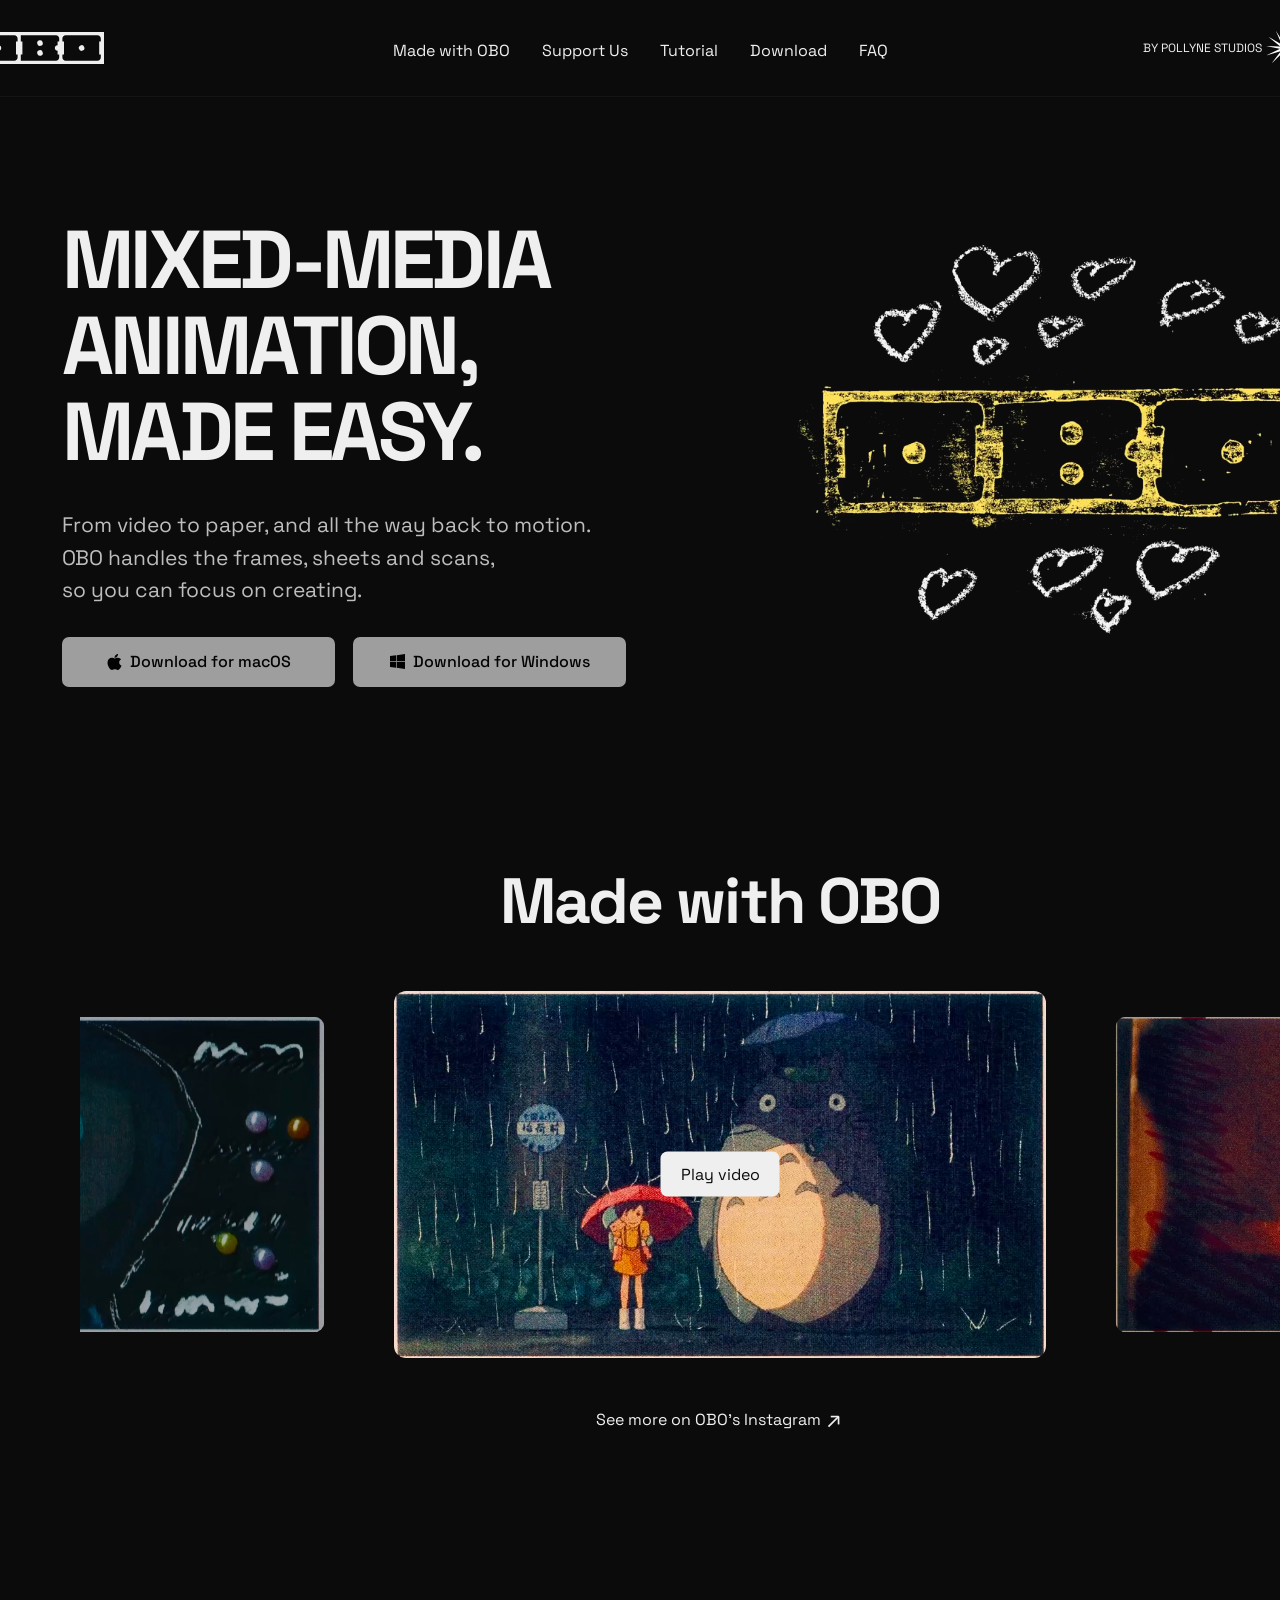
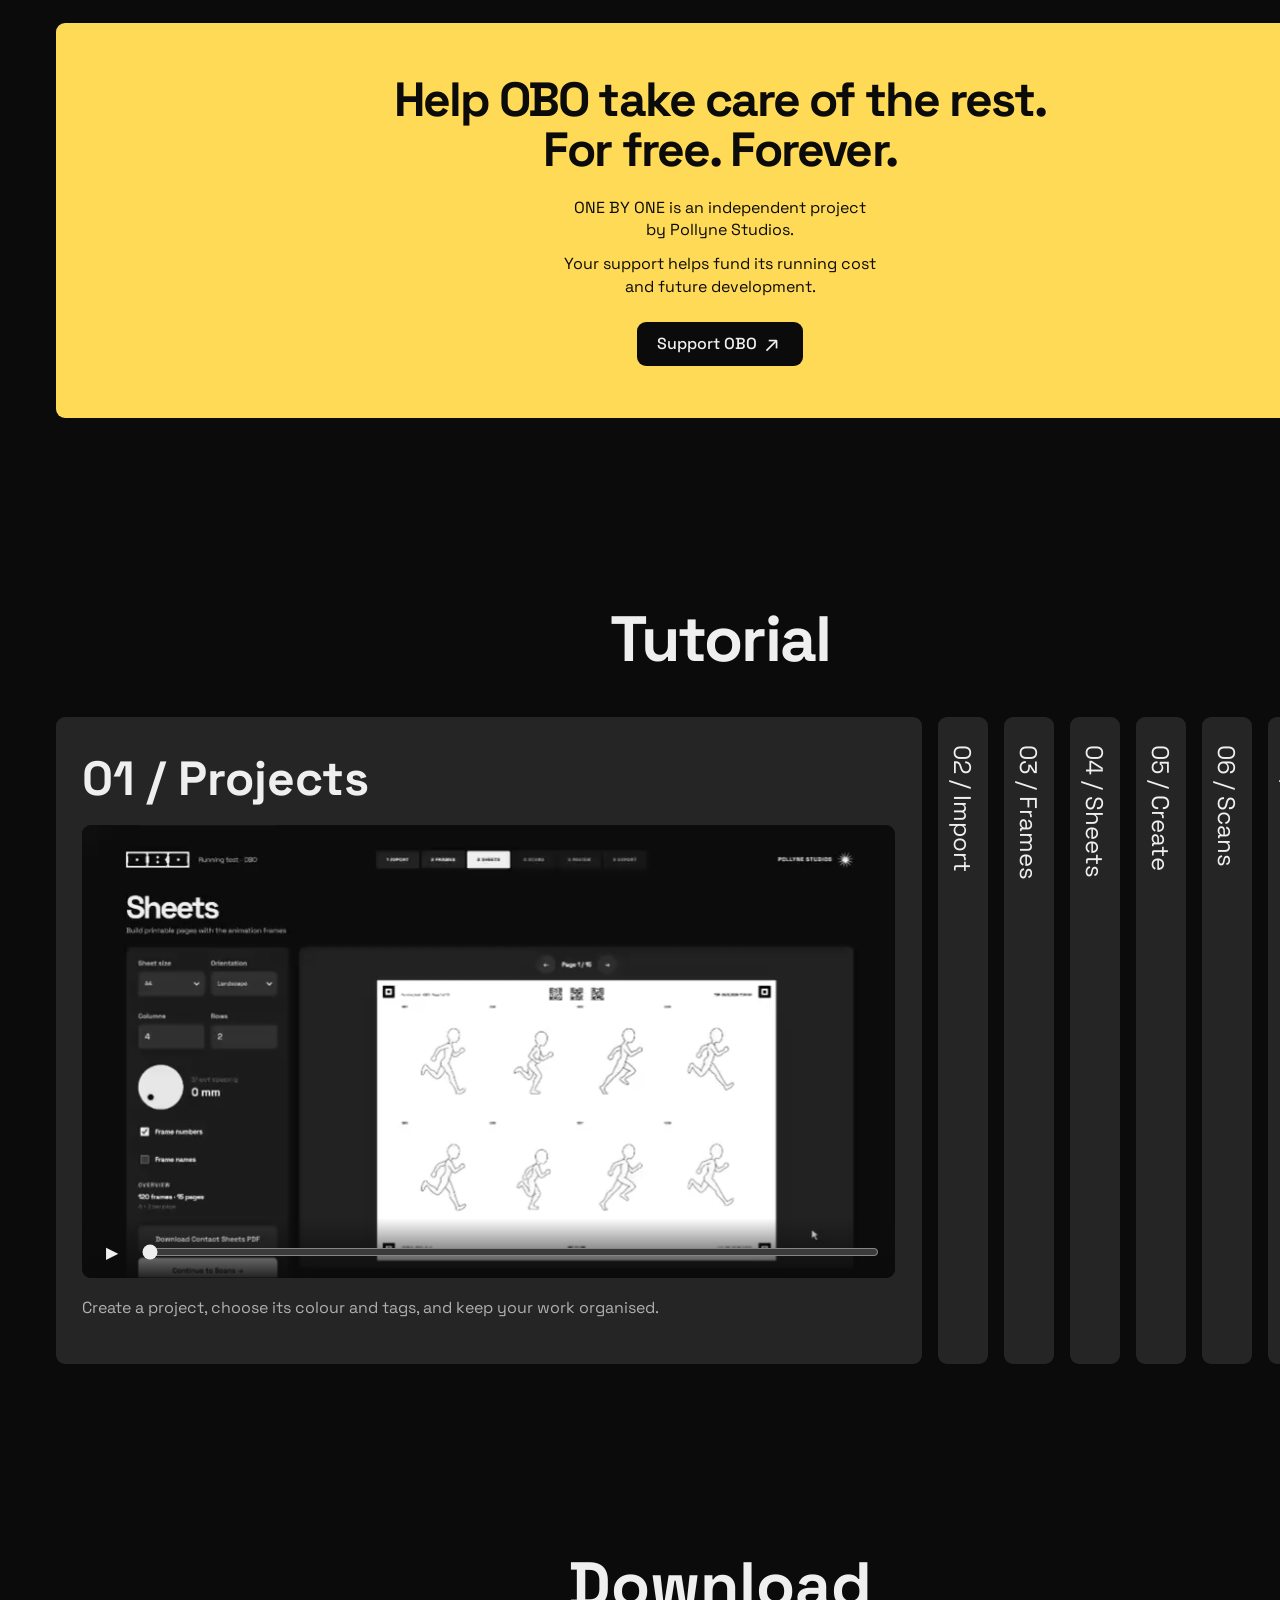
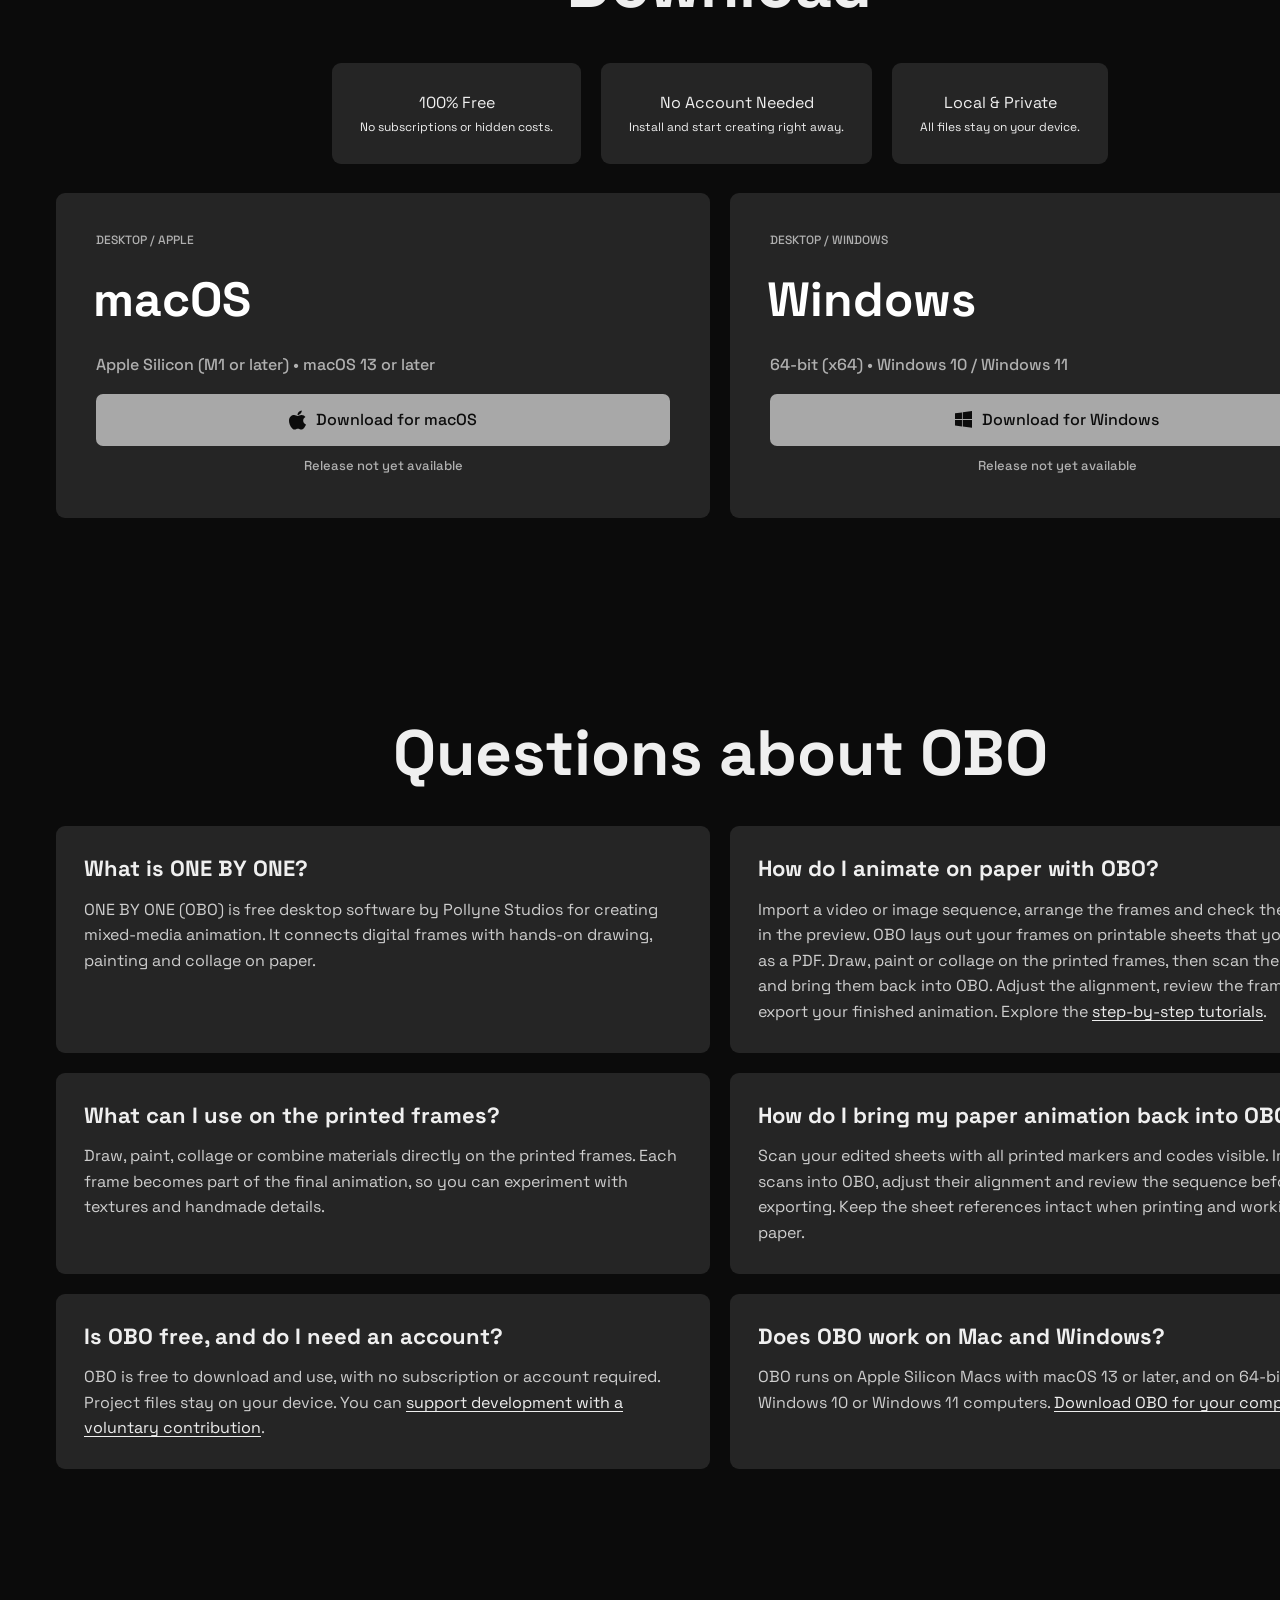
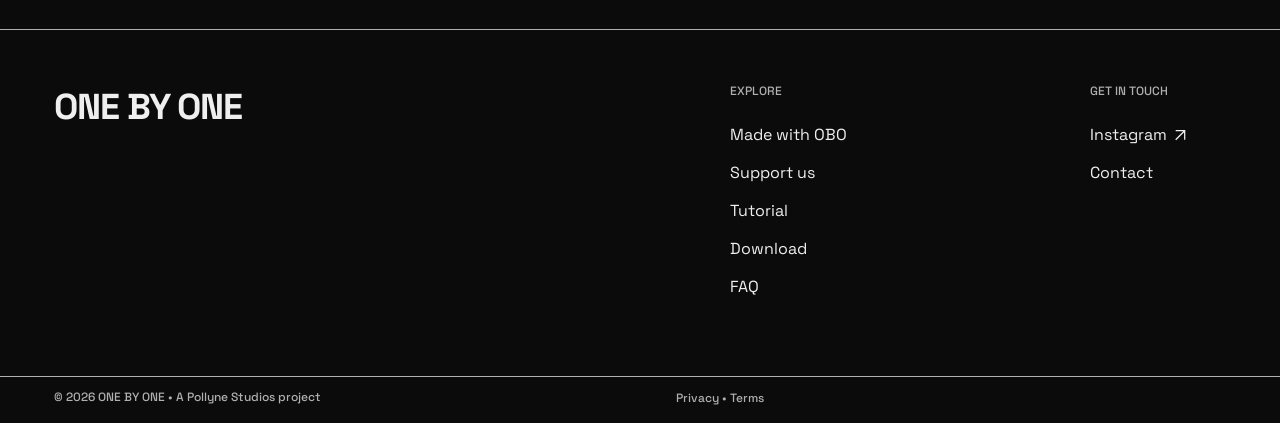
<file: index.html>
<!doctype html>
<html lang="en">
<head>
  <meta name="google-site-verification" content="s3b6sohHFEu5lC1Bvz8DyLdv7yP_LWbiNXKfoQMAIeI" />
  <!-- Publication: hero-centered-copy-3 -->
  <meta charset="utf-8">
  <meta name="viewport" content="width=device-width, initial-scale=1">
  <meta name="description" content="Create mixed-media animations with ONE BY ONE: import video, print frames, draw or collage by hand, scan and reanimate. Free for macOS and Windows.">
  <title>ONE BY ONE (OBO) - Free Mixed-Media Animation Software</title>

  <link rel="canonical" href="https://obo-onebyone.com/">
  <meta name="robots" content="index, follow, max-image-preview:large, max-video-preview:-1">
  <meta name="theme-color" content="#0b0b0b">
  <meta property="og:type" content="website">
  <meta property="og:site_name" content="ONE BY ONE">
  <meta property="og:locale" content="en_US">
  <meta property="og:url" content="https://obo-onebyone.com/">
  <meta property="og:title" content="ONE BY ONE (OBO) - Free Mixed-Media Animation Software">
  <meta property="og:description" content="Create mixed-media animations with ONE BY ONE: import video, print frames, draw or collage by hand, scan and reanimate. Free for macOS and Windows.">
  <meta property="og:image" content="https://obo-onebyone.com/assets/social-card-v2.png">
  <meta property="og:image:width" content="1200">
  <meta property="og:image:height" content="630">
  <meta property="og:image:alt" content="OBO — MIXED MEDIA, MADE EASY">
  <meta name="twitter:card" content="summary_large_image">
  <meta name="twitter:title" content="ONE BY ONE (OBO) - Free Mixed-Media Animation Software">
  <meta name="twitter:description" content="Create mixed-media animations with ONE BY ONE: import video, print frames, draw or collage by hand, scan and reanimate. Free for macOS and Windows.">
  <meta name="twitter:image" content="https://obo-onebyone.com/assets/social-card-v2.png">
  <meta name="twitter:image:alt" content="OBO — MIXED MEDIA, MADE EASY">
  <script type="application/ld+json">{"@context":"https://schema.org","@graph":[{"@type":"Organization","@id":"https://obo-onebyone.com/#studio","name":"Pollyne Studios","url":"https://obo-onebyone.com/","sameAs":["https://www.instagram.com/pollyne.studios/"]},{"@type":"WebSite","@id":"https://obo-onebyone.com/#website","url":"https://obo-onebyone.com/","name":"ONE BY ONE","alternateName":"OBO","inLanguage":"en","publisher":{"@id":"https://obo-onebyone.com/#studio"}},{"@type":"WebPage","@id":"https://obo-onebyone.com/#webpage","url":"https://obo-onebyone.com/","name":"ONE BY ONE (OBO) - Free Mixed-Media Animation Software","description":"Create mixed-media animations with ONE BY ONE: import video, print frames, draw or collage by hand, scan and reanimate. Free for macOS and Windows.","inLanguage":"en","isPartOf":{"@id":"https://obo-onebyone.com/#website"},"mainEntity":{"@id":"https://obo-onebyone.com/#software"}},{"@type":"SoftwareApplication","@id":"https://obo-onebyone.com/#software","name":"ONE BY ONE","alternateName":"OBO","url":"https://obo-onebyone.com/","description":"Create mixed-media animations with ONE BY ONE: import video, print frames, draw or collage by hand, scan and reanimate. Free for macOS and Windows.","applicationCategory":"MultimediaApplication","operatingSystem":["macOS 13 or later (Apple Silicon)","Windows 10 or Windows 11 (64-bit)"],"isAccessibleForFree":true,"offers":{"@type":"Offer","price":"0","priceCurrency":"EUR","url":"https://obo-onebyone.com/#download"},"author":{"@id":"https://obo-onebyone.com/#studio"},"sameAs":["https://www.instagram.com/obo.onebyone/"],"featureList":["Import a video or image sequence","Arrange and preview animation frames","Export printable PDF contact sheets","Draw, paint or collage on printed frames","Import scanned sheets and adjust alignment","Review frames and export the animation"],"image":"https://obo-onebyone.com/assets/social-card-v2.png"}]}</script>
  <link rel="icon" href="assets/favicon.svg?v=2" type="image/svg+xml">
  <link rel="stylesheet" href="styles.css?v=hero-black-match-10">
</head>
<body>
<div class="page" id="top">
  <header class="header">
    <a class="brand" href="#top" aria-label="ONE BY ONE home"><img src="assets/logo.svg" width="128" height="32" alt="ONE BY ONE"></a>
    <nav id="main-menu" aria-label="Main navigation"><a href="#made-with-obo">Made with OBO</a><a href="#support">Support Us</a><a href="#tutorial">Tutorial</a><a href="#download">Download</a><a href="#questions">FAQ</a></nav>
    <a class="studio" href="https://www.instagram.com/pollyne.studios/" target="_blank" rel="noopener noreferrer">by Pollyne Studios<img src="assets/studio-color.svg?v=palette-yellow-1" width="38" height="38" alt=""></a>
  </header>
  <main>
    <section class="hero hero-split" aria-labelledby="hero-title">
      <div class="hero-copy">
        <h1 id="hero-title"><span class="sr-only">ONE BY ONE: </span>MIXED-MEDIA<br>ANIMATION,<br>MADE EASY.</h1>
        <p class="hero-summary"><span>From video to paper, and all the way back to motion.</span> <span>OBO handles the frames, sheets and scans,</span> <span>so you can focus on creating.</span></p>
        <div class="hero-actions"><a class="button" data-download="mac" aria-disabled="true"><img src="assets/apple.svg" alt="">Download for macOS</a><a class="button" data-download="windows" aria-disabled="true"><img src="assets/windows.svg" alt="">Download for Windows</a></div>
        <p class="mobile-desktop-note">Available for macOS and Windows.</p>
      </div>
      <div class="hero-cover"><video class="hero-cover-video" src="assets/videos/OBO-Cover.mp4" poster="assets/videos/OBO-Cover.jpg" width="960" height="960" muted loop playsinline preload="auto" aria-label="ONE BY ONE mixed-media cover animation"></video></div>
    </section>
    <div class="sections">
      <section class="showcase" id="made-with-obo" aria-labelledby="showcase-title">
        <h2 id="showcase-title">Made with OBO</h2>
        <div class="carousel" role="region" aria-label="Made with OBO gallery" tabindex="0">
          <div class="carousel-track">
<article class="showcase-card" aria-label="Project 1"><video data-src="assets/web-video/MadeWithOBO-1.mp4" poster="assets/videos/MadeWithOBO-1.jpg" muted loop playsinline preload="none" aria-label="Made with OBO — project 1"></video><button class="video-play" type="button" hidden>Play video</button></article><article class="showcase-card" aria-label="Project 2"><video data-src="assets/web-video/MadeWithOBO-2.mp4" poster="assets/videos/MadeWithOBO-2.jpg" muted loop playsinline preload="none" aria-label="Made with OBO — project 2"></video><button class="video-play" type="button" hidden>Play video</button></article><article class="showcase-card" aria-label="Project 3"><video data-src="assets/web-video/MadeWithOBO-3.mp4" poster="assets/videos/MadeWithOBO-3.jpg" muted loop playsinline preload="none" aria-label="Made with OBO — project 3"></video><button class="video-play" type="button" hidden>Play video</button></article><article class="showcase-card" aria-label="Project 4"><video data-src="assets/web-video/MadeWithOBO-4.mp4" poster="assets/videos/MadeWithOBO-4.jpg" muted loop playsinline preload="none" aria-label="Made with OBO — project 4"></video><button class="video-play" type="button" hidden>Play video</button></article><article class="showcase-card" aria-label="Project 5"><video data-src="assets/web-video/MadeWithOBO-5.mp4" poster="assets/videos/MadeWithOBO-5.jpg" muted loop playsinline preload="none" aria-label="Made with OBO — project 5"></video><button class="video-play" type="button" hidden>Play video</button></article><article class="showcase-card" aria-label="Project 6"><video data-src="assets/web-video/MadeWithOBO-6.mp4" poster="assets/videos/MadeWithOBO-6.jpg" muted loop playsinline preload="none" aria-label="Made with OBO — project 6"></video><button class="video-play" type="button" hidden>Play video</button></article></div></div>
        <div class="showcase-more"><a href="https://www.instagram.com/obo.onebyone/" target="_blank" rel="noopener noreferrer">See more on OBO's Instagram <span aria-hidden="true">↗</span></a></div>
      </section>
      <section class="support" id="support" aria-labelledby="support-title">
        <h2 id="support-title">Help OBO take care of the rest.<br>For free. Forever.</h2>
        <div class="support-copy"><p><span>ONE BY ONE is an independent project</span><span>by Pollyne Studios.</span><span>Your support helps fund its running cost</span><span>and future development.</span></p><a class="button button-dark" href="https://ko-fi.com/pollynestudios" target="_blank" rel="noopener noreferrer">Support OBO<span aria-hidden="true">↗</span></a></div>
      </section>
      <section class="tutorial" id="tutorial" aria-labelledby="tutorial-title">
        <h2 id="tutorial-title">Tutorial</h2>
        <div class="tutorial-panels"><article class="tutorial-item tone-0 is-open"><button class="tutorial-tab" type="button" aria-expanded="true" aria-controls="lesson-0"><span>01 / Projects</span></button><div class="tutorial-content" id="lesson-0" ><h3>01 / Projects</h3><div class="tutorial-player"><video class="tutorial-video" controlslist="nofullscreen" data-src="assets/web-video/OBO-01-Projects-1920x1080.mp4" poster="assets/sheets.svg" muted playsinline preload="none" aria-label="Projects tutorial"></video><div class="tutorial-controls"><button class="tutorial-play" type="button" aria-label="Play tutorial">▶</button><input class="tutorial-seek" type="range" min="0" max="1000" value="0" step="any" aria-label="Video progress"></div></div><p>Create a project, choose its colour and tags,<br class="mobile-copy-break"> and keep your work organised.</p></div></article><article class="tutorial-item tone-1"><button class="tutorial-tab" type="button" aria-expanded="false" aria-controls="lesson-1"><span>02 / Import</span></button><div class="tutorial-content" id="lesson-1" inert><h3>02 / Import</h3><div class="tutorial-player"><video class="tutorial-video" controlslist="nofullscreen" data-src="assets/web-video/OBO-02-Import-1920x1080.mp4" poster="assets/sheets.svg" muted playsinline preload="none" aria-label="Import tutorial"></video><div class="tutorial-controls"><button class="tutorial-play" type="button" aria-label="Play tutorial">▶</button><input class="tutorial-seek" type="range" min="0" max="1000" value="0" step="any" aria-label="Video progress"></div></div><p>Add a video or an image sequence<br class="mobile-copy-break"> to start building your animation.</p></div></article><article class="tutorial-item tone-2"><button class="tutorial-tab" type="button" aria-expanded="false" aria-controls="lesson-2"><span>03 / Frames</span></button><div class="tutorial-content" id="lesson-2" inert><h3>03 / Frames</h3><div class="tutorial-player"><video class="tutorial-video" controlslist="nofullscreen" data-src="assets/web-video/OBO-03-Frames-1920x1080.mp4" poster="assets/sheets.svg" muted playsinline preload="none" aria-label="Frames tutorial"></video><div class="tutorial-controls"><button class="tutorial-play" type="button" aria-label="Play tutorial">▶</button><input class="tutorial-seek" type="range" min="0" max="1000" value="0" step="any" aria-label="Video progress"></div></div><p>Preview your frames, check their order<br class="mobile-copy-break"> and choose the playback speed.</p></div></article><article class="tutorial-item tone-3"><button class="tutorial-tab" type="button" aria-expanded="false" aria-controls="lesson-3"><span>04 / Sheets</span></button><div class="tutorial-content" id="lesson-3" inert><h3>04 / Sheets</h3><div class="tutorial-player"><video class="tutorial-video" controlslist="nofullscreen" data-src="assets/web-video/OBO-04-Sheets-1920x1080.mp4" poster="assets/sheets.svg" muted playsinline preload="none" aria-label="Sheets tutorial"></video><div class="tutorial-controls"><button class="tutorial-play" type="button" aria-label="Play tutorial">▶</button><input class="tutorial-seek" type="range" min="0" max="1000" value="0" step="any" aria-label="Video progress"></div></div><p>Arrange your frames on contact sheets,<br class="mobile-copy-break"> then download a PDF to print<br class="mobile-copy-break"> and transform by hand.</p></div></article><article class="tutorial-item tone-0"><button class="tutorial-tab" type="button" aria-expanded="false" aria-controls="lesson-4"><span>05 / Create</span></button><div class="tutorial-content" id="lesson-4" inert><h3>05 / Create</h3><div class="scan-stack" role="group" aria-label="Handmade animation sheets"><div class="scan-pile"><img data-src="assets/create-scans/running-1.jpg" alt="Hand-decorated animation sheet 1" width="1400" height="990" decoding="async"><img data-src="assets/create-scans/running-2.jpg" alt="Hand-decorated animation sheet 2" width="1400" height="990" decoding="async"><img data-src="assets/create-scans/running-3.jpg" alt="Hand-decorated animation sheet 3" width="1400" height="990" decoding="async"><img data-src="assets/create-scans/running-4.jpg" alt="Hand-decorated animation sheet 4" width="1400" height="990" decoding="async"><img data-src="assets/create-scans/running-5.jpg" alt="Hand-decorated animation sheet 5" width="1400" height="990" decoding="async"><img data-src="assets/create-scans/running-6.jpg" alt="Hand-decorated animation sheet 6" width="1400" height="990" decoding="async"><img data-src="assets/create-scans/running-7.jpg" alt="Hand-decorated animation sheet 7" width="1400" height="990" decoding="async"><img data-src="assets/create-scans/running-8.jpg" alt="Hand-decorated animation sheet 8" width="1400" height="990" decoding="async"><img data-src="assets/create-scans/running-9.jpg" alt="Hand-decorated animation sheet 9" width="1400" height="990" decoding="async"><img data-src="assets/create-scans/running-10.jpg" alt="Hand-decorated animation sheet 10" width="1400" height="990" decoding="async"><img data-src="assets/create-scans/running-11.jpg" alt="Hand-decorated animation sheet 11" width="1400" height="990" decoding="async"><img data-src="assets/create-scans/running-12.jpg" alt="Hand-decorated animation sheet 12" width="1400" height="990" decoding="async"><img data-src="assets/create-scans/running-13.jpg" alt="Hand-decorated animation sheet 13" width="1400" height="990" decoding="async"><img data-src="assets/create-scans/running-14.jpg" alt="Hand-decorated animation sheet 14" width="1400" height="990" decoding="async"><img data-src="assets/create-scans/running-15.jpg" alt="Hand-decorated animation sheet 15" width="1400" height="990" decoding="async"></div><div class="scan-stack-controls"><button class="scan-stack-toggle" type="button" aria-label="Pause scan animation">Ⅱ</button><span class="scan-stack-count" aria-hidden="true">01 / 15</span></div></div><p>Work on each frame by hand and make the sequence your own.</p></div></article><article class="tutorial-item tone-1"><button class="tutorial-tab" type="button" aria-expanded="false" aria-controls="lesson-5"><span>06 / Scans</span></button><div class="tutorial-content" id="lesson-5" inert><h3>06 / Scans</h3><div class="tutorial-player"><video class="tutorial-video" controlslist="nofullscreen" data-src="assets/web-video/OBO-05-Scans-1920x1080.mp4" poster="assets/sheets.svg" muted playsinline preload="none" aria-label="Scans tutorial"></video><div class="tutorial-controls"><button class="tutorial-play" type="button" aria-label="Play tutorial">▶</button><input class="tutorial-seek" type="range" min="0" max="1000" value="0" step="any" aria-label="Video progress"></div></div><p>Import your edited sheets as scans or a PDF,<br class="mobile-copy-break"> then check their page order.</p></div></article><article class="tutorial-item tone-2"><button class="tutorial-tab" type="button" aria-expanded="false" aria-controls="lesson-6"><span>07 / Review</span></button><div class="tutorial-content" id="lesson-6" inert><h3>07 / Review</h3><div class="tutorial-player"><video class="tutorial-video" controlslist="nofullscreen" data-src="assets/web-video/OBO-06-Review-1920x1080.mp4" poster="assets/sheets.svg" muted playsinline preload="none" aria-label="Review tutorial"></video><div class="tutorial-controls"><button class="tutorial-play" type="button" aria-label="Play tutorial">▶</button><input class="tutorial-seek" type="range" min="0" max="1000" value="0" step="any" aria-label="Video progress"></div></div><p>Fine-tune the alignment and crop<br class="mobile-copy-break"> to reconstruct your animation<br class="mobile-copy-break"> from the scanned artwork.</p></div></article><article class="tutorial-item tone-3"><button class="tutorial-tab" type="button" aria-expanded="false" aria-controls="lesson-7"><span>08 / Export</span></button><div class="tutorial-content" id="lesson-7" inert><h3>08 / Export</h3><div class="tutorial-player"><video class="tutorial-video" controlslist="nofullscreen" data-src="assets/web-video/OBO-07-Export-1920x1080.mp4" poster="assets/sheets.svg" muted playsinline preload="none" aria-label="Export tutorial"></video><div class="tutorial-controls"><button class="tutorial-play" type="button" aria-label="Play tutorial">▶</button><input class="tutorial-seek" type="range" min="0" max="1000" value="0" step="any" aria-label="Video progress"></div></div><p>Preview the result, choose the speed and format,<br class="mobile-copy-break"> then export your finished animation.</p></div></article></div>
      </section>


      <section class="download" id="download" aria-labelledby="download-title">
        <h2 id="download-title">Download</h2>
        <p class="mobile-download-note"><strong>Available for computers only.</strong><span>Open this website on your Mac or Windows PC to download OBO.</span></p>
        <div class="benefits">
          <article><h3>100% Free</h3><p>No subscriptions or hidden costs.</p></article>
          <article><h3>No Account Needed</h3><p>Install and start creating right away.</p></article>
          <article><h3>Local &amp; Private</h3><p>All files stay on your device.</p></article>
        </div>
        <!-- Release details reproduce the Figma mockup; replace with verified release metadata before publishing. -->
        <div class="download-cards">
          <article class="download-card" id="download-mac"><p class="eyebrow">Desktop / Apple</p><h3>macOS</h3><p class="requirements">Apple Silicon (M1 or later) • macOS 13 or later</p><a class="button" data-download="mac" aria-disabled="true"><img src="assets/apple.svg" alt="">Download for macOS</a><p class="release" aria-live="polite">Checking latest release…</p></article>
          <article class="download-card" id="download-windows"><p class="eyebrow">Desktop / Windows</p><h3>Windows</h3><p class="requirements">64-bit (x64) • Windows 10 / Windows 11</p><a class="button" data-download="windows" aria-disabled="true"><img src="assets/windows.svg" alt="">Download for Windows</a><p class="release" aria-live="polite">Checking latest release…</p></article>
        </div>
      </section>
      <section class="obo-faq" id="questions" aria-labelledby="questions-title">
        <h2 id="questions-title">Questions about OBO</h2>
        <div class="obo-faq-grid" id="faq-answers">
          <article><h3>What is ONE BY ONE?</h3><p>ONE BY ONE (OBO) is free desktop software by Pollyne Studios for creating mixed-media animation. It connects digital frames with hands-on drawing, painting and collage on paper.</p></article>
          <article><h3>How do I animate on paper with OBO?</h3><p>Import a video or image sequence, arrange the frames and check the motion in the preview. OBO lays out your frames on printable sheets that you export as a PDF. Draw, paint or collage on the printed frames, then scan the sheets and bring them back into OBO. Adjust the alignment, review the frames and export your finished animation. Explore the <a href="#tutorial">step-by-step tutorials</a>.</p></article>
          <article><h3>What can I use on the printed frames?</h3><p>Draw, paint, collage or combine materials directly on the printed frames. Each frame becomes part of the final animation, so you can experiment with textures and handmade details.</p></article>
          <article><h3>How do I bring my paper animation back into OBO?</h3><p>Scan your edited sheets with all printed markers and codes visible. Import the scans into OBO, adjust their alignment and review the sequence before exporting. Keep the sheet references intact when printing and working on the paper.</p></article>
          <article><h3>Is OBO free, and do I need an account?</h3><p>OBO is free to download and use, with no subscription or account required. Project files stay on your device. You can <a href="#support">support development with a voluntary contribution</a>.</p></article>
          <article><h3>Does OBO work on Mac and Windows?</h3><p>OBO runs on Apple Silicon Macs with macOS 13 or later, and on 64-bit Windows 10 or Windows 11 computers. <a href="#download">Download OBO for your computer</a>.</p></article>
        </div>
        <button class="faq-toggle" type="button" aria-expanded="false" aria-controls="faq-answers" hidden>See all questions <span aria-hidden="true">+</span></button>
      </section>
    </div>
  </main>
  <footer>
    <div class="footer-main"><a class="footer-brand" href="#top">One By One</a><nav class="footer-explore" aria-label="Explore"><h2>Explore</h2><a href="#made-with-obo">Made with OBO</a><a href="#support">Support us</a><a href="#tutorial">Tutorial</a><a href="#download">Download</a><a href="#questions">FAQ</a></nav><div class="footer-contact"><h2>Get in touch</h2><a href="https://www.instagram.com/obo.onebyone/" target="_blank" rel="noopener noreferrer" class="footer-instagram">Instagram <span aria-hidden="true"><svg viewBox="0 0 16 16" focusable="false"><path d="M3 13 13 3M3 3h10v10"/></svg></span></a><a href="mailto:pollyne.studios@gmail.com">Contact</a></div></div>
    <div class="footer-bottom"><p>© 2026 ONE BY ONE • A Pollyne Studios project</p><p class="legal"><a href="privacy.html">Privacy</a> • <a href="terms.html">Terms</a></p><a href="#top">Back to top ↑</a></div>
  </footer>
</div>
<script src="app.js?v=touch-direct-9"></script>
<script src="releases.js"></script>
</body>
</html>
</file>
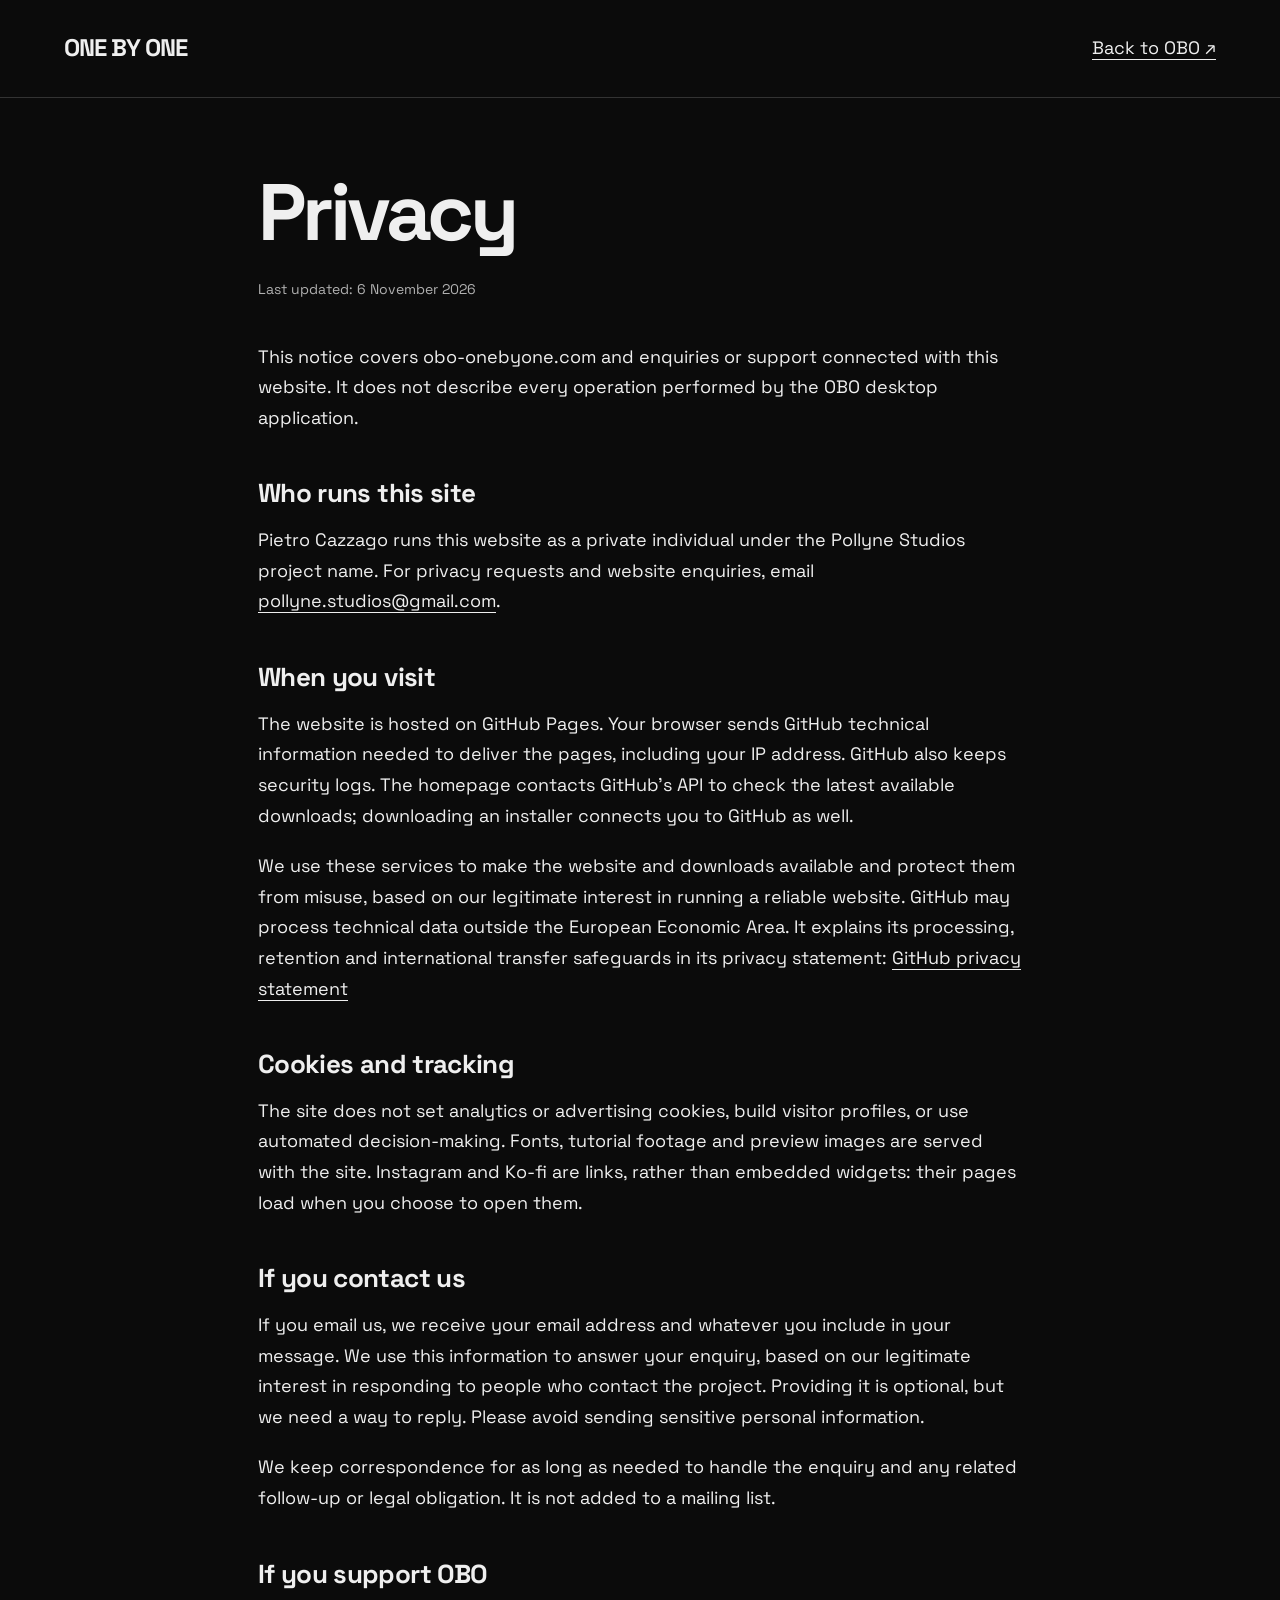
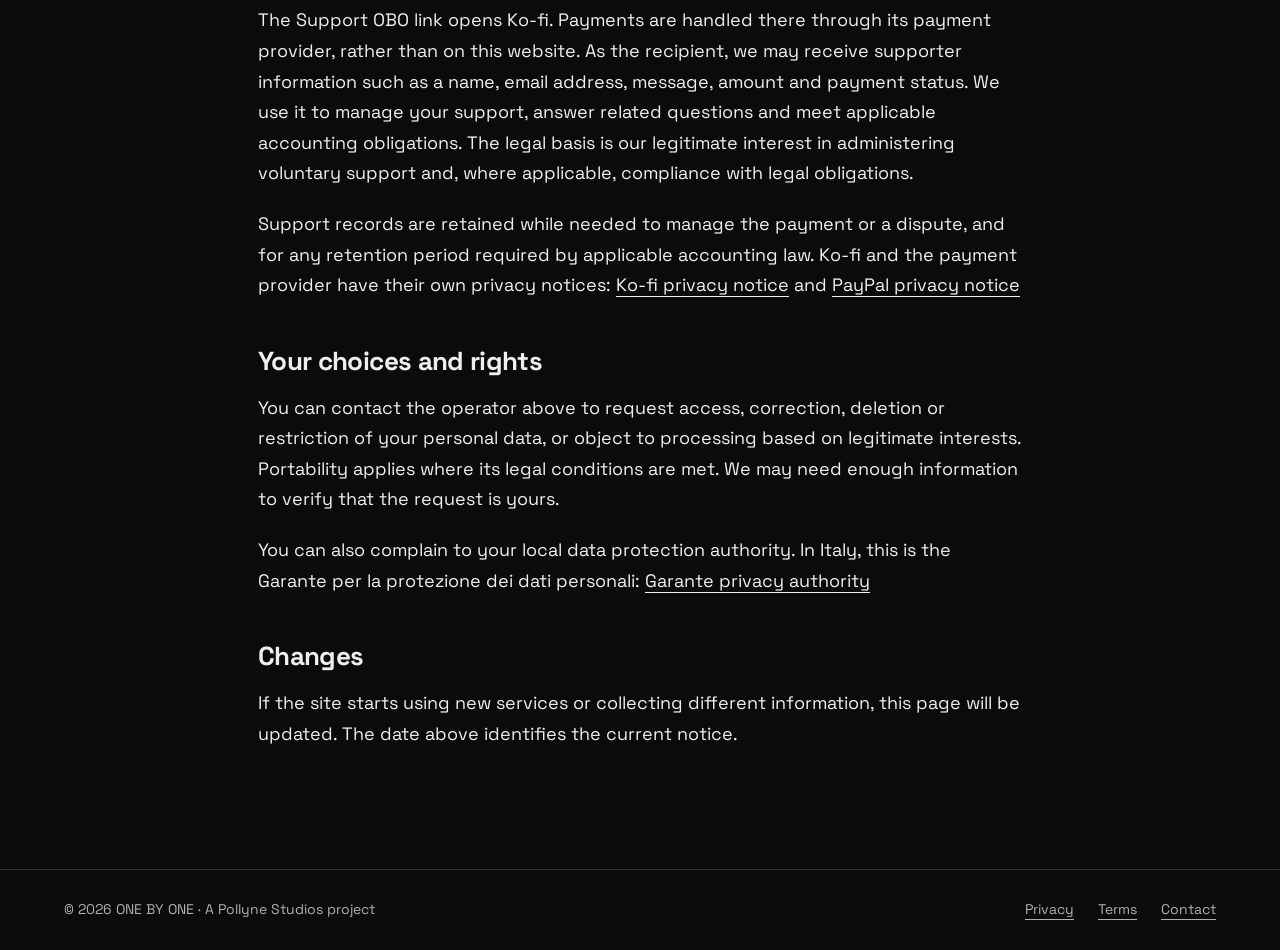
<file: privacy.html>
<!doctype html>
<html lang="en"><head><meta charset="utf-8"><meta name="viewport" content="width=device-width,initial-scale=1"><title>Privacy - ONE BY ONE</title><meta name="description" content="How the OBO website handles visits, enquiries and voluntary support."><link rel="canonical" href="https://obo-onebyone.com/privacy.html"><link rel="icon" href="assets/favicon.svg?v=2" type="image/svg+xml"><link rel="stylesheet" href="legal.css?v=1"></head><body><header class="legal-header"><a class="legal-brand" href="./">ONE BY ONE</a><a href="./">Back to OBO ↗</a></header><main><h1>Privacy</h1><p class="updated">Last updated: 6 November 2026</p><p>This notice covers obo-onebyone.com and enquiries or support connected with this website. It does not describe every operation performed by the OBO desktop application.</p><h2>Who runs this site</h2><p>Pietro Cazzago runs this website as a private individual under the Pollyne Studios project name. For privacy requests and website enquiries, email <a href="mailto:pollyne.studios@gmail.com">pollyne.studios@gmail.com</a>.</p><h2>When you visit</h2><p>The website is hosted on GitHub Pages. Your browser sends GitHub technical information needed to deliver the pages, including your IP address. GitHub also keeps security logs. The homepage contacts GitHub’s API to check the latest available downloads; downloading an installer connects you to GitHub as well.</p><p>We use these services to make the website and downloads available and protect them from misuse, based on our legitimate interest in running a reliable website. GitHub may process technical data outside the European Economic Area. It explains its processing, retention and international transfer safeguards in its privacy statement: <a href="https://docs.github.com/en/site-policy/privacy-policies/github-general-privacy-statement">GitHub privacy statement</a></p><h2>Cookies and tracking</h2><p>The site does not set analytics or advertising cookies, build visitor profiles, or use automated decision-making. Fonts, tutorial footage and preview images are served with the site. Instagram and Ko-fi are links, rather than embedded widgets: their pages load when you choose to open them.</p><h2>If you contact us</h2><p>If you email us, we receive your email address and whatever you include in your message. We use this information to answer your enquiry, based on our legitimate interest in responding to people who contact the project. Providing it is optional, but we need a way to reply. Please avoid sending sensitive personal information.</p><p>We keep correspondence for as long as needed to handle the enquiry and any related follow-up or legal obligation. It is not added to a mailing list.</p><h2>If you support OBO</h2><p>The Support OBO link opens Ko-fi. Payments are handled there through its payment provider, rather than on this website. As the recipient, we may receive supporter information such as a name, email address, message, amount and payment status. We use it to manage your support, answer related questions and meet applicable accounting obligations. The legal basis is our legitimate interest in administering voluntary support and, where applicable, compliance with legal obligations.</p><p>Support records are retained while needed to manage the payment or a dispute, and for any retention period required by applicable accounting law. Ko-fi and the payment provider have their own privacy notices: <a href="https://more.ko-fi.com/privacy">Ko-fi privacy notice</a> and <a href="https://www.paypal.com/webapps/mpp/ua/privacy-full">PayPal privacy notice</a></p><h2>Your choices and rights</h2><p>You can contact the operator above to request access, correction, deletion or restriction of your personal data, or object to processing based on legitimate interests. Portability applies where its legal conditions are met. We may need enough information to verify that the request is yours.</p><p>You can also complain to your local data protection authority. In Italy, this is the Garante per la protezione dei dati personali: <a href="https://www.garanteprivacy.it/">Garante privacy authority</a></p><h2>Changes</h2><p>If the site starts using new services or collecting different information, this page will be updated. The date above identifies the current notice.</p></main><footer><p>© 2026 ONE BY ONE · A Pollyne Studios project</p><a href="privacy.html" aria-current="page">Privacy</a><a href="terms.html" >Terms</a><a href="mailto:pollyne.studios@gmail.com">Contact</a></footer></body></html>
</file>
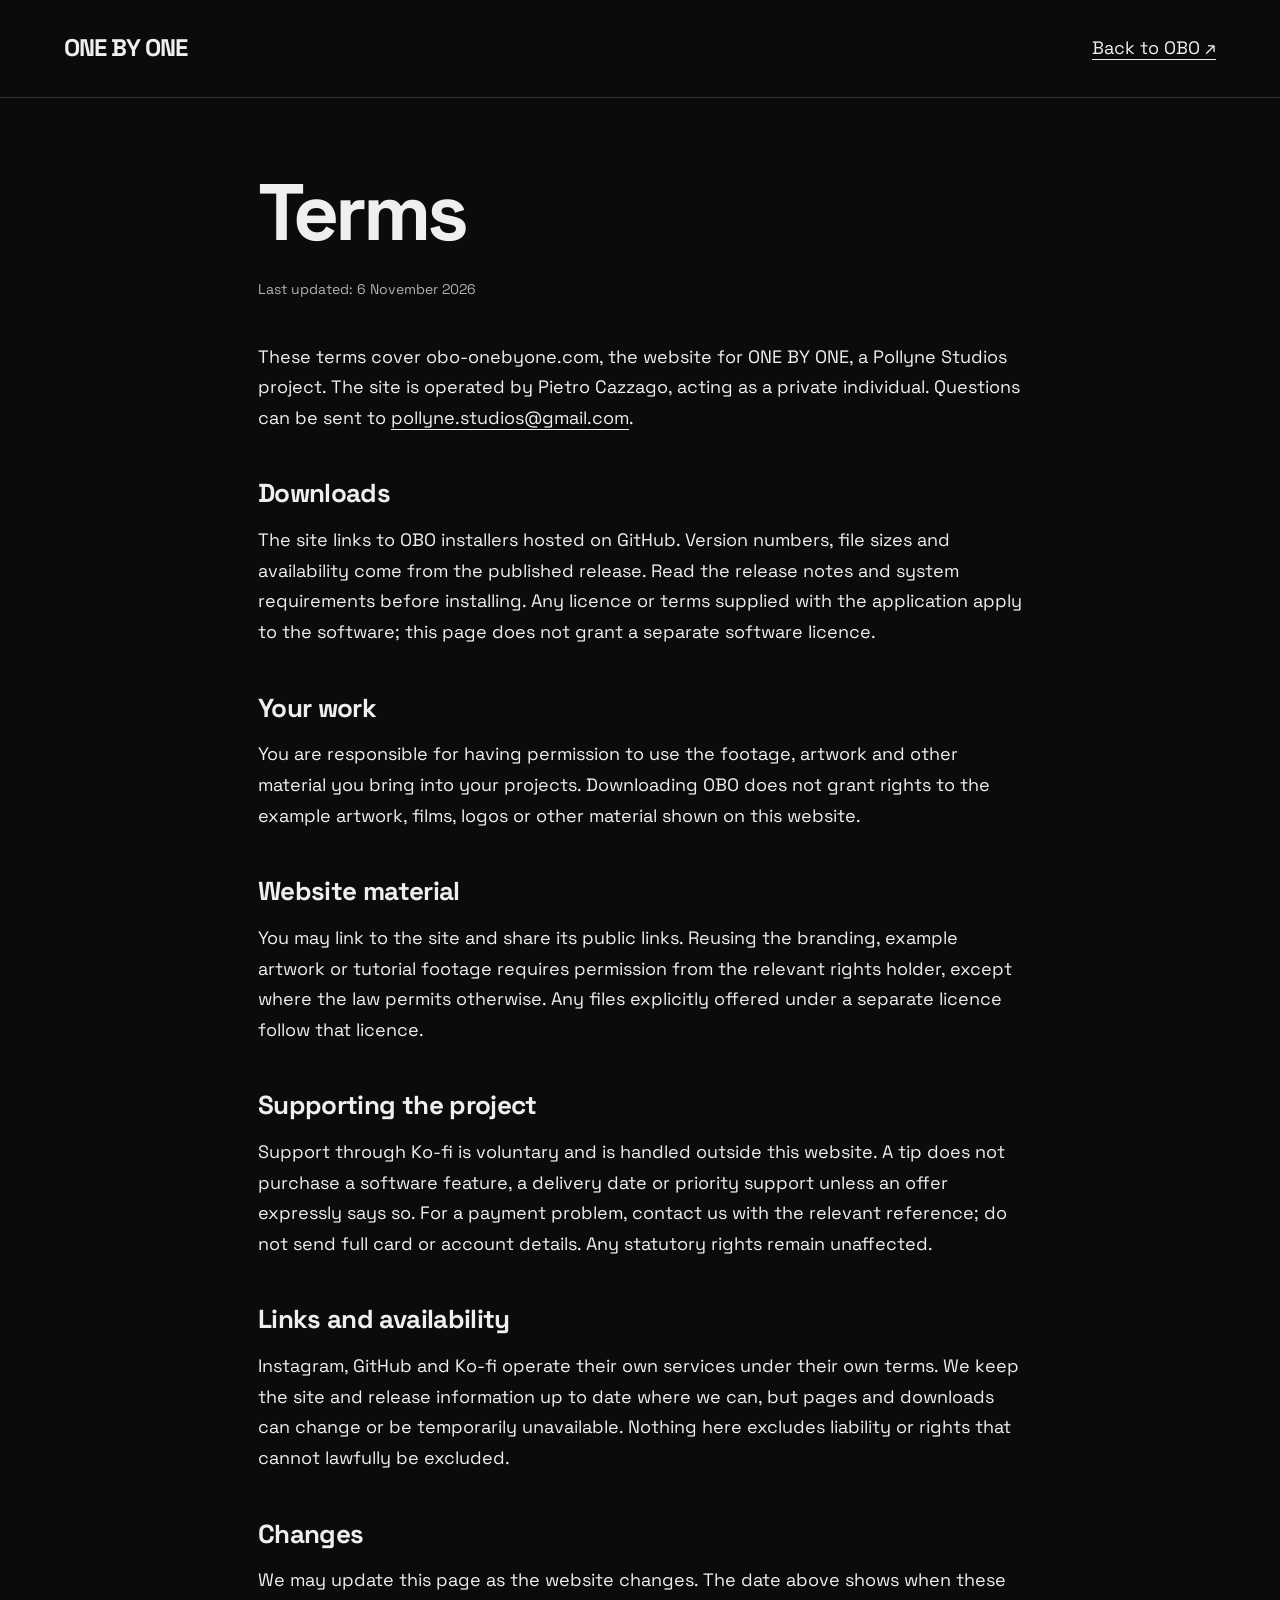
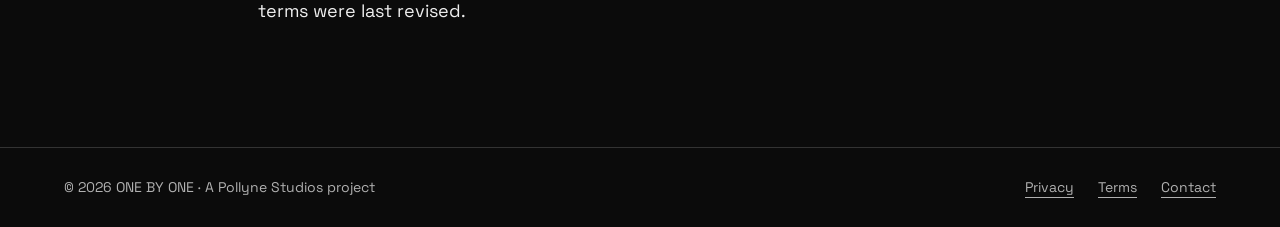
<file: terms.html>
<!doctype html>
<html lang="en"><head><meta charset="utf-8"><meta name="viewport" content="width=device-width,initial-scale=1"><title>Terms - ONE BY ONE</title><meta name="description" content="Website terms for ONE BY ONE: downloads, example material and voluntary support."><link rel="canonical" href="https://obo-onebyone.com/terms.html"><link rel="icon" href="assets/favicon.svg?v=2" type="image/svg+xml"><link rel="stylesheet" href="legal.css?v=1"></head><body><header class="legal-header"><a class="legal-brand" href="./">ONE BY ONE</a><a href="./">Back to OBO ↗</a></header><main><h1>Terms</h1><p class="updated">Last updated: 6 November 2026</p><p>These terms cover obo-onebyone.com, the website for ONE BY ONE, a Pollyne Studios project. The site is operated by Pietro Cazzago, acting as a private individual. Questions can be sent to <a href="mailto:pollyne.studios@gmail.com">pollyne.studios@gmail.com</a>.</p><h2>Downloads</h2><p>The site links to OBO installers hosted on GitHub. Version numbers, file sizes and availability come from the published release. Read the release notes and system requirements before installing. Any licence or terms supplied with the application apply to the software; this page does not grant a separate software licence.</p><h2>Your work</h2><p>You are responsible for having permission to use the footage, artwork and other material you bring into your projects. Downloading OBO does not grant rights to the example artwork, films, logos or other material shown on this website.</p><h2>Website material</h2><p>You may link to the site and share its public links. Reusing the branding, example artwork or tutorial footage requires permission from the relevant rights holder, except where the law permits otherwise. Any files explicitly offered under a separate licence follow that licence.</p><h2>Supporting the project</h2><p>Support through Ko-fi is voluntary and is handled outside this website. A tip does not purchase a software feature, a delivery date or priority support unless an offer expressly says so. For a payment problem, contact us with the relevant reference; do not send full card or account details. Any statutory rights remain unaffected.</p><h2>Links and availability</h2><p>Instagram, GitHub and Ko-fi operate their own services under their own terms. We keep the site and release information up to date where we can, but pages and downloads can change or be temporarily unavailable. Nothing here excludes liability or rights that cannot lawfully be excluded.</p><h2>Changes</h2><p>We may update this page as the website changes. The date above shows when these terms were last revised.</p></main><footer><p>© 2026 ONE BY ONE · A Pollyne Studios project</p><a href="privacy.html" >Privacy</a><a href="terms.html" aria-current="page">Terms</a><a href="mailto:pollyne.studios@gmail.com">Contact</a></footer></body></html>
</file>
<file: styles.css>
@font-face{font-family:'Space Grotesk';font-style:normal;font-weight:300;font-display:swap;src:url('assets/space-grotesk-300.ttf') format('truetype')}
@font-face{font-family:'Space Grotesk';font-style:normal;font-weight:400;font-display:swap;src:url('assets/space-grotesk-400.ttf') format('truetype')}
@font-face{font-family:'Space Grotesk';font-style:normal;font-weight:500;font-display:swap;src:url('assets/space-grotesk-500.ttf') format('truetype')}
@font-face{font-family:'Space Grotesk';font-style:normal;font-weight:700;font-display:swap;src:url('assets/space-grotesk-700.ttf') format('truetype')}
:root{color-scheme:dark;--bg:#0b0b0b;--text:#efefef;--muted:#b0b0b0;--card:#252525;--yellow:#ffda56}
*{box-sizing:border-box}html{scroll-behavior:smooth}body{margin:0;background:var(--bg);color:var(--text);font-family:'Space Grotesk',sans-serif}h1,h2,h3,p,figure{margin:0}a{color:inherit;text-decoration:none}button{font:inherit}img{display:block}a:focus-visible,button:focus-visible{outline:2px solid var(--yellow);outline-offset:6px}a:hover{opacity:.82}.page{width:1440px;margin:0 auto;position:relative}section,article[id]{scroll-margin-top:32px}
/* Desktop artboard, 1440 × 4837. Mobile layout intentionally deferred. */
.header{height:96px;position:absolute;inset:0 0 auto;z-index:1}.brand{position:absolute;left:56px;top:32px}.header nav{position:absolute;left:465.5px;top:41px;display:flex;gap:53px;font-size:16px;line-height:20px;white-space:nowrap}.studio{position:absolute;left:1223px;top:29px;display:flex;align-items:center;gap:4px;font-size:12px;line-height:15px;text-transform:uppercase;white-space:nowrap}
.hero{height:894px;position:relative;text-align:center}.hero h1{position:absolute;top:225px;left:0;right:0;font-size:128px;font-weight:700;line-height:163px;letter-spacing:-.03em;text-transform:uppercase}.hero h2{position:absolute;top:399px;left:0;right:0;font-size:40px;line-height:51px;font-weight:700}.hero p{position:absolute;top:469px;left:0;right:0;color:var(--muted);font-size:24px;line-height:31px;font-weight:300}.hero-actions{position:absolute;top:574px;left:438px;display:flex;gap:19px}.button{border:0;display:flex;justify-content:center;align-items:center;gap:5px;height:50px;width:273px;border-radius:7px;background:var(--text);color:#000;font-size:16px;font-weight:500;line-height:20px;white-space:nowrap}.button img{width:15px;height:16px}.button:disabled{opacity:1;cursor:default}
.sections{width:1328px;margin:0 auto;display:flex;flex-direction:column;gap:180px}.sections>section>h2{font-size:64px;line-height:82px;font-weight:700}.how{height:405px}.intro{margin-top:37px;font-weight:700;font-size:16px;line-height:22px;color:var(--muted)}.steps{display:grid;grid-template-columns:repeat(4,1fr);gap:20px;margin-top:27px}.step{height:237px;background:var(--card);border-radius:9px;padding:24px;position:relative}.step h3{font-size:24px;line-height:31px;font-weight:400}.step-icon{position:absolute;right:24px;top:27px;width:25px;height:25px}.step p{position:absolute;left:24px;right:27px;top:102px;font-size:16px;line-height:1.4;font-weight:300;color:var(--muted)}
.showcase{height:572px}.showcase h2{text-align:center;letter-spacing:-.03em}.gallery{margin-top:37px;position:relative;height:453px}.gallery-side{position:absolute;top:66px;width:429px;height:321px;border-radius:9px}.gallery-left{left:0}.gallery-right{right:0}.gallery-main{position:absolute;left:338px;top:0;width:653px;height:453px;border-radius:9px;box-shadow:0 0 40px 50px #000b;overflow:hidden}.gallery-main>img{width:100%;height:100%}.gallery-main::after{content:'';position:absolute;inset:6px 0 0;background:linear-gradient(191.66deg,transparent 42.29%,#000 93.26%)}.gallery-main figcaption{position:absolute;left:36px;bottom:35px;z-index:1;font-size:24px;line-height:31px;font-weight:700}
.support{height:338px;position:relative;background:var(--yellow);color:var(--bg);border-radius:9px}.sections>.support>h2{position:absolute;left:90.07px;top:118px;width:655px;font-size:48px;line-height:48px;letter-spacing:-.04em}.support-copy{position:absolute;left:898.68px;top:120px;width:337.25px;font-size:16px;font-weight:500;line-height:1.4}.button-dark{margin-top:11px;width:242.18px;background:var(--bg);color:var(--text);border-radius:9px;justify-content:space-between;padding:0 16px}.button-dark span{font-size:22px;font-weight:300}
.tutorial{height:766px}.tutorial>h2{letter-spacing:-.03em}.tutorial-panels{display:flex;gap:16px;height:647px;margin-top:37px}.tutorial-closed{flex:0 0 50px;position:relative;background:var(--card);border-radius:9px}.tutorial-closed span{position:absolute;left:8px;bottom:28px;font-size:24px;line-height:31px;white-space:nowrap;transform:rotate(-90deg) translateY(100%);transform-origin:bottom left}.tutorial-open{position:relative;flex:0 0 866px;background:var(--card);border-radius:9px;padding:31px 26px}.tutorial-open h3{font-size:48px;line-height:61px;font-weight:700;color:#fff}.tutorial-open>img{position:absolute;left:26px;top:107.86px;width:813px;height:453.28px;border-radius:9px}.tutorial-open p{position:absolute;left:30px;top:580px;width:537px;font-size:11px;line-height:14px;color:var(--muted)}
.download{height:588px}.download>h2{text-align:center}.benefits{display:grid;grid-template-columns:429px 430px 429px;gap:20px;margin-top:51px}.benefits article{height:101px;background:var(--card);border-radius:9px;display:flex;align-items:center;justify-content:center;flex-direction:column;gap:7px;text-align:center}.benefits h3{font-size:16px;line-height:20px;font-weight:700}.benefits p{font-size:12px;line-height:15px}.download-cards{display:grid;grid-template-columns:1fr 1fr;gap:20px;margin-top:29px}.download-card{height:325px;background:var(--card);border-radius:9px;position:relative;padding:40px}.eyebrow{font-size:12px;line-height:15px;font-weight:500;text-transform:uppercase;color:var(--muted)}.download-card h3{position:absolute;left:37px;top:76px;font-size:48px;line-height:61px;color:white}.requirements{position:absolute;top:162px;left:40px;color:var(--muted);font-size:16px;line-height:20px;font-weight:500}.download-card .button{position:absolute;top:201px;left:40px;width:574px;height:52px;gap:10px}.download-card .button img{width:16.25px;height:19.33px}.release{position:absolute;top:264px;left:0;right:0;text-align:center;color:var(--muted);font-size:10px;line-height:13px;font-weight:500}
footer{margin-top:160px;border-top:1px solid var(--muted);height:394px}.footer-main{height:346px;position:relative}.footer-brand{position:absolute;left:54px;top:53px;font-size:36px;line-height:46px;letter-spacing:-.03em;text-transform:uppercase;font-weight:700}.footer-explore,.footer-contact{position:absolute;top:62px;display:flex;flex-direction:column;align-items:flex-start;gap:19px;font-size:16px;line-height:20px}.footer-explore{left:619px}.footer-contact{left:844px}.footer-main h2{font-size:12px;line-height:15px;font-weight:500;text-transform:uppercase;color:var(--muted)}.footer-bottom{height:47px;border-top:1px solid var(--muted);position:relative;font-size:12px;line-height:15px;font-weight:500;color:var(--muted)}.footer-bottom>p:first-child{position:absolute;left:54px;top:13px}.legal{position:absolute;left:0;right:0;top:14px;text-align:center}.footer-bottom>a{position:absolute;right:58px;top:14px;color:var(--text)}
@media(prefers-reduced-motion:reduce){html{scroll-behavior:auto}}
/* Interaction pass — desktop only */
:root{--orange:#f0613d;--yellow:#ffda56;--purple:#7065b2;--green:#41d784}
.tone-0{--accent:var(--orange)}.tone-1{--accent:var(--yellow)}.tone-2{--accent:var(--purple)}.tone-3{--accent:var(--green)}
.hero h1{width:fit-content;left:50%;right:auto;transform:translateX(-50%);white-space:nowrap;letter-spacing:-.03em;padding-left:.03em}.hero h2{width:675px;left:50%;right:auto;transform:translateX(-50%);font-size:38px}.hero p{width:675px;left:50%;right:auto;transform:translateX(-50%)}
.studio img{filter:grayscale(1) brightness(1.5);transition:filter .3s,transform .5s}.studio:hover{opacity:1}.studio:hover img{filter:none;transform:rotate(45deg)}
.how{height:375px}.step{height:207px;transition:background .25s,color .25s,transform .25s}.step:nth-child(1){--accent:var(--orange)}.step:nth-child(2){--accent:var(--yellow)}.step:nth-child(3){--accent:var(--purple)}.step:nth-child(4){--accent:var(--green)}.step p{top:85px;transition:color .25s}.step:hover{background:var(--accent);color:var(--bg);transform:translateY(-4px)}.step:hover p{color:var(--bg)}.step:hover h3{font-weight:700}
.showcase{height:auto}.carousel{margin-top:37px;overflow-x:auto;scroll-snap-type:x mandatory;scrollbar-width:none;overscroll-behavior-x:contain;cursor:grab;border-radius:9px}.carousel::-webkit-scrollbar{display:none}.carousel.is-dragging{cursor:grabbing;scroll-snap-type:none;user-select:none}.carousel-track{display:flex;gap:24px;padding:12px 338px 20px}.showcase-card{flex:0 0 652px;aspect-ratio:16/9;background:var(--accent);border-radius:12px;position:relative;scroll-snap-align:center;color:var(--bg);overflow:hidden;transform:scale(.94);transition:transform .5s cubic-bezier(.2,.8,.2,1),opacity .5s;opacity:.7}.showcase-card.is-active{transform:scale(1);opacity:1}.project-number{position:absolute;right:28px;top:24px;font-size:20px}.project-word{position:absolute;left:36px;top:36px;font-size:76px;line-height:.98;letter-spacing:-.06em;font-weight:700}.project-credit{position:absolute;bottom:28px;left:36px;font-size:18px}.carousel-controls{display:flex;align-items:center;justify-content:center;gap:24px;margin-top:12px;color:var(--muted);font-size:12px}.carousel-controls button{width:40px;height:40px;background:var(--card);border:0;border-radius:50%;color:var(--text);font-size:20px;cursor:pointer}.carousel-controls button:hover{background:var(--yellow);color:var(--bg)}
.support{background:var(--purple);color:var(--text);display:grid;grid-template-columns:1.6fr 1fr;align-items:center;gap:70px;padding:64px 72px}.sections>.support>h2{position:static;width:auto;font-size:46px;line-height:1.06}.support-copy{position:static;width:auto;max-width:350px}.support-copy p{font-weight:400}.button-dark{margin-top:24px}
.tutorial-item{position:relative;flex:0 0 50px;min-width:0;background:var(--card);border-radius:9px;overflow:hidden;transition:flex-basis .65s cubic-bezier(.22,1,.36,1),background .25s,color .25s}.tutorial-item.is-open{flex-basis:866px}.tutorial-tab{position:absolute;inset:0;width:50px;border:0;background:transparent;color:inherit;cursor:pointer;z-index:2}.tutorial-tab span{position:absolute;left:8px;bottom:28px;font-size:24px;line-height:31px;white-space:nowrap;transform:rotate(-90deg) translateY(100%);transform-origin:bottom left}.tutorial-item:hover,.tutorial-item:focus-within{background:var(--accent);color:var(--bg)}.tutorial-item.is-open .tutorial-tab{width:100%;height:92px}.tutorial-item.is-open .tutorial-tab span{opacity:0}.tutorial-content{width:866px;padding:31px 26px;opacity:0;transition:opacity .2s}.is-open .tutorial-content{opacity:1;transition:opacity .4s .2s}.tutorial-content h3{font-size:48px;line-height:61px}.tutorial-content>img,.tutorial-placeholder{width:813px;height:453px;margin-top:16px;border-radius:9px}.tutorial-content>img{object-fit:cover}.tutorial-placeholder{background:var(--accent);color:var(--bg);display:flex;align-items:center;justify-content:center;gap:36px;flex-direction:column}.tutorial-placeholder img{width:200px;filter:brightness(0)}.tutorial-placeholder span{font-size:40px;font-weight:700}.tutorial-content p{margin:19px 4px 0;width:537px;font-size:11px;line-height:14px;color:var(--muted)}.tutorial-item:hover p{color:var(--bg)}
.benefits article{transition:background .25s,color .25s,transform .25s}.benefits h3{font-weight:400}.benefits article:hover{background:var(--green);color:var(--bg);transform:translateY(-3px)}.benefits article:hover h3{font-weight:700}
@media(prefers-reduced-motion:reduce){*,*::before,*::after{transition:none!important;scroll-behavior:auto!important}}

/* Refinements */
.sections>section>h2{text-align:center}
.step:nth-child(1):hover,.step:nth-child(3):hover,.step:nth-child(1):hover p,.step:nth-child(3):hover p{color:var(--text)}
.showcase-card.tone-0,.showcase-card.tone-2{color:var(--text)}
.how{height:316px}.steps{margin-top:27px}
.support{background:var(--green);color:var(--bg);height:auto;min-height:360px;display:flex;flex-direction:column;gap:22px;padding:52px 100px;text-align:center}
.sections>.support>h2{font-size:48px;line-height:1.04;width:100%;max-width:1000px}
.support-copy{max-width:590px;display:flex;flex-direction:column;align-items:center}.support-copy p{font-size:16px;line-height:1.4}.support-copy .button{margin-top:24px}
.tutorial-item:hover,.tutorial-item:focus-within{background:var(--card);color:var(--text)}.tutorial-item:hover p{color:var(--muted)}
.tutorial-item:not(.is-open) .tutorial-tab:hover{background:#ffffff08}.tutorial-content>img{object-fit:cover}
.carousel{overflow-anchor:none;touch-action:pan-y}
/* Full-window continuous carousel; animation is independent of native scroll/snap. */
.carousel{position:relative;width:100vw;margin-left:calc(664px - 50vw);height:412px;overflow:hidden;border-radius:0;scroll-snap-type:none;touch-action:pan-y}
.carousel-track{position:absolute;left:50%;top:12px;padding:0;gap:24px;will-change:transform}
.showcase-card{width:652px;height:366.75px;flex:0 0 652px;scroll-snap-align:none}
.support-copy .button-dark{width:auto;height:44px;padding:0 20px;justify-content:center;gap:12px}
.hero h1{padding:0;transform:translateX(-50%) translateX(var(--ink-shift,0px))}
.hero h2,.hero p{transform:translateX(-50%) translateX(var(--ink-shift,0px))}
body{overflow-x:clip}
.hero h1{font-size:136px}
/* Desktop navigation and release/media integration */
.header{position:fixed;top:0;left:50%;right:auto;transform:translateX(-50%);width:1440px;z-index:100;background:#0b0b0bf2;backdrop-filter:blur(14px);border-bottom:1px solid #ffffff0a}
.header nav{left:50%;transform:translateX(-50%);gap:32px;white-space:nowrap}
section,article[id]{scroll-margin-top:122px}
.studio:hover,.studio:active,.studio:focus-visible{color:var(--yellow);opacity:1}
.studio img{filter:grayscale(1) brightness(2)}
.studio:hover img,.studio:active img,.studio:focus-visible img{filter:brightness(0) saturate(100%) invert(86%) sepia(69%) saturate(654%) hue-rotate(330deg) brightness(104%) contrast(101%);transform:rotate(45deg)}
.benefits article:hover{background:var(--card);color:var(--text);transform:none}.benefits article:hover h3{font-weight:400}
.tutorial-tab span{left:9px;top:28px;bottom:auto;transform:none;writing-mode:vertical-rl;text-orientation:mixed}
.button[aria-disabled="true"]{cursor:wait;opacity:.65}
.showcase-card{cursor:pointer}.showcase-card.is-active{cursor:default}
.instagram-stage{position:absolute;inset:0;display:flex;flex-direction:column;align-items:center;justify-content:center;gap:12px;background:var(--accent);color:inherit}
.instagram-stage p{font-size:12px}.instagram-stage>a{font-size:14px;text-decoration:underline}.load-instagram{background:var(--bg);color:var(--text);border:0;border-radius:7px;padding:12px 20px;font:inherit;cursor:pointer}
.instagram-stage iframe{width:100%;height:100%;border:0;background:var(--bg)}
.showcase-card:not(.is-active) .instagram-stage{pointer-events:none}
/* Official Instagram embed with a permanent, unobscured external fallback. */
.instagram-content{position:absolute;inset:0 0 57px;background:#efefef;overflow:auto;overscroll-behavior:contain;cursor:auto}
.instagram-content blockquote.instagram-media{margin:0 auto!important;width:100%!important;min-width:0!important;max-width:none!important}
.instagram-content iframe{min-width:0!important;width:100%!important;height:740px;background:#efefef}
.instagram-stage>.instagram-status{position:absolute;bottom:34px;left:12px;right:12px;text-align:center;font-size:10px;margin:0}
.instagram-stage>.instagram-fallback{position:absolute;bottom:8px;left:50%;transform:translateX(-50%);white-space:nowrap;font-size:13px;background:var(--bg);color:var(--text);padding:5px 14px;border-radius:5px;text-decoration:none}
/* YouTube demonstration: native 16:9 player plus a separate source link. */
.carousel{height:445px}.showcase-card{height:405px;aspect-ratio:auto}
.youtube-stage{height:366.75px;width:652px;background:var(--accent)}
.youtube-stage>iframe{display:block;width:652px;height:366.75px;border:0}
.youtube-placeholder{height:100%;display:flex;flex-direction:column;align-items:center;justify-content:center;gap:16px}
.youtube-placeholder>strong{font-size:68px;line-height:1;letter-spacing:-.04em}
.youtube-placeholder>span{font-size:14px}.youtube-placeholder>p{font-size:11px}
.enable-youtube{font:inherit;border:0;border-radius:7px;padding:12px 20px;background:var(--bg);color:var(--text);cursor:pointer}
.youtube-source{height:38px;display:flex;align-items:center;justify-content:center;font-size:12px;background:var(--card);color:var(--text)}
.showcase-card:not(.is-active) .youtube-stage{pointer-events:none}
/* Full-bleed navigation background, with the desktop contents kept centred. */
.header::before{content:'';position:absolute;z-index:-1;top:0;bottom:-1px;left:50%;width:100vw;transform:translateX(-50%);background:#0b0b0bf2;border-bottom:1px solid #ffffff0a;backdrop-filter:blur(14px)}
.header{isolation:isolate;background:transparent;backdrop-filter:none;border-bottom:0}
.carousel{height:412px}.showcase-card{height:366.75px;aspect-ratio:16/9}
.menu-toggle,.mobile-desktop-note,.mobile-download-note{display:none}






/* Native video keeps pointer gestures on the carousel. */
.showcase-card{background:var(--card)}
.showcase-card video{display:block;width:100%;height:100%;object-fit:contain;pointer-events:none;background:var(--bg)}
.video-play{position:absolute;left:50%;top:50%;transform:translate(-50%,-50%);border:0;border-radius:7px;padding:12px 20px;background:var(--text);color:var(--bg);cursor:pointer}
.video-play[hidden]{display:none}
.showcase-card:not(.is-active) .video-play{display:none}

.showcase-more{display:flex;justify-content:center;margin-top:8px}.showcase-more a{display:inline-flex;align-items:center;gap:10px;min-height:44px;font-size:16px;line-height:1.4;transition:color .2s}.showcase-more span{font-size:23px;line-height:1;transform:translate(-4px,-1px);transition:transform .2s}.showcase-more a:hover{color:var(--yellow);opacity:1}.showcase-more a:hover span{transform:translate(-2px,-3px)}

.support-copy .button-dark span{font-size:23px;font-weight:400;line-height:1;transform:translate(-4px,-1px);transition:transform .2s}.support-copy .button-dark:hover span{transform:translate(-2px,-3px)}

.tutorial-content>.tutorial-video{display:block;width:813px;height:453px;margin-top:16px;border-radius:9px;object-fit:contain;background:var(--bg)}


.tutorial-video::-webkit-media-controls-fullscreen-button{display:none}

.tutorial-player{position:relative;width:813px;height:453px;margin-top:16px;border-radius:9px;overflow:hidden;background:var(--bg)}
.tutorial-player>.tutorial-video{display:block;width:100%;height:100%;object-fit:contain}
.tutorial-controls{position:absolute;inset:auto 0 0;display:flex;align-items:center;gap:12px;padding:18px 14px 10px;background:linear-gradient(transparent,#0b0b0be6)}
.tutorial-play{display:flex;align-items:center;justify-content:center;flex:0 0 32px;height:32px;border:0;border-radius:4px;background:transparent;color:var(--text);cursor:pointer;font-size:16px}
.tutorial-seek{width:100%;min-width:0;accent-color:var(--text);cursor:pointer}


/* Straight sheets accumulate as a stack, one sheet per second. */
.scan-stack{position:relative;width:813px;height:453px;margin-top:16px;overflow:hidden;border-radius:9px;background:var(--bg)}
.scan-pile{position:absolute;inset:0}
.scan-pile>img{position:absolute;left:50%;top:50%;width:84%;height:84%;object-fit:contain;opacity:0;transform:translate(calc(-50% + var(--paper-x,0px)),calc(-50% + var(--paper-y,0px) - 12px));filter:drop-shadow(0 3px 7px #0005);transition:opacity .15s,transform .2s;pointer-events:none}
.scan-pile>img.is-shown{opacity:1;transform:translate(calc(-50% + var(--paper-x,0px)),calc(-50% + var(--paper-y,0px)))}
.scan-stack-controls{position:absolute;inset:auto 14px 10px;display:flex;align-items:center;justify-content:space-between;color:var(--text)}
.scan-stack-toggle{display:flex;align-items:center;justify-content:center;width:32px;height:32px;border:0;border-radius:4px;background:transparent;color:inherit;cursor:pointer;font-size:16px}
.scan-stack-count{font-size:11px;font-variant-numeric:tabular-nums;color:var(--muted)}


.header,.header::before{background:var(--bg);backdrop-filter:none;-webkit-backdrop-filter:none}
.tutorial-content p{width:100%;max-width:760px;margin:18px 0 0;font-size:16px;line-height:1.5}
.tutorial-seek{touch-action:none}

.obo-faq-grid{display:grid;grid-template-columns:1fr 1fr;gap:20px;margin-top:32px}
.obo-faq-grid article{background:var(--card);border-radius:9px;padding:28px}
.obo-faq-grid h3{font-size:22px;line-height:1.3;font-weight:500;margin-bottom:14px}
.obo-faq-grid p{font-size:16px;line-height:1.6;color:var(--muted)}
.obo-faq-grid a{color:var(--text);text-decoration:underline;text-underline-offset:3px}


.support{background:var(--yellow)}

.footer-instagram{display:inline-flex;align-items:center;gap:10px}.footer-instagram span{display:inline-flex;line-height:0;transform:translate(-4px,0);transition:transform .2s}.footer-instagram svg{width:.9em;height:.9em;stroke:currentColor;stroke-width:1.4;fill:none}.footer-instagram:hover{color:var(--yellow);opacity:1}.footer-instagram:hover span{transform:translate(-2px,-2px)}


/* Mobile navigation, landscape showcase and concise download information. */




/* Readable type hierarchy and robust mobile benefit layout. */
.obo-faq-grid h3{font-weight:700}
.obo-faq-grid p{color:#cecece}
.release{font-size:13px;line-height:18px}




/* Larger mobile reading scale, with space for the original branding. */








/* Roomier mobile media and a more balanced hero. */





/* Deliberate line breaks, content-sized benefits and aligned footer columns. */
.support-copy p>span{display:block;text-wrap:pretty}
.support-copy p>span:nth-child(3){margin-top:12px}
.tutorial-content p{text-wrap:pretty}
.footer-main{height:auto;min-height:346px;display:grid;grid-template-columns:minmax(0,1fr) 230px 230px;gap:56px;padding:54px;align-items:start}
.footer-brand,.footer-explore,.footer-contact{position:static}
.footer-explore,.footer-contact{align-items:flex-start;text-align:left;gap:18px}
.footer-main h2{margin:0 0 8px}
footer{height:auto}




.benefits{width:fit-content;max-width:100%;margin-left:auto;margin-right:auto}
@media(min-width:1101px){.benefits{display:flex;justify-content:center}.benefits article{height:auto;min-height:101px;padding:20px 28px}}

.studio:hover img,.studio:active img,.studio:focus-visible img{filter:none}
@media(min-width:1101px){.tutorial-content p .mobile-copy-break{display:none}}


/* Split hero: handmade cover animation and a clear introduction. */
.sr-only{position:absolute!important;width:1px!important;height:1px!important;padding:0!important;margin:-1px!important;overflow:hidden!important;clip:rect(0,0,0,0)!important;white-space:nowrap!important;border:0!important}
.hero.hero-split{height:auto;min-height:830px;display:grid;grid-template-columns:minmax(0,1fr) minmax(0,1fr);align-items:center;gap:22px;padding:166px 62px 100px;text-align:left;overflow:hidden}
.hero-split .hero-copy{min-width:0;position:relative;z-index:1}
.hero-split h1{position:static;width:auto;max-width:none;left:auto;right:auto;top:auto;transform:none!important;padding:0;font-size:82px;line-height:1.05;font-weight:700;letter-spacing:-.045em;white-space:normal;text-align:left}
.hero-split .hero-summary{position:static;width:auto;max-width:600px;left:auto;right:auto;top:auto;transform:none!important;font-size:22px;line-height:1.5;font-weight:400;letter-spacing:0;color:#bdbdbd;margin:40px 0 30px;text-align:left;text-wrap:pretty}
.hero-split .hero-actions{position:static;display:flex;gap:18px;justify-content:flex-start}
.hero-split .hero-actions .button{flex:1;min-width:0;width:auto;max-width:273px;height:50px;font-size:16px;gap:8px}
.hero-cover{position:relative;width:110%;margin-left:-3%;align-self:center;mix-blend-mode:lighten}
.hero-cover-video{display:block;width:100%;height:auto;aspect-ratio:1;object-fit:contain;background:var(--bg)}
.hero-cover-toggle{position:absolute;right:8%;bottom:5%;background:var(--bg);color:var(--muted);border:1px solid #ffffff26;border-radius:5px;font:400 12px/1.4 'Space Grotesk',sans-serif;padding:8px 10px;cursor:pointer}
.hero-cover-toggle:hover{color:var(--text)}




/* Desktop: the cover begins directly below the fixed menu. */
@media(min-width:1101px){
 .hero.hero-split{padding-top:96px;padding-bottom:52px;min-height:0;align-items:start}
 .hero-split .hero-copy{padding-top:0;align-self:center}
 .hero-cover{align-self:start}
 .hero-split .hero-summary{max-width:none;font-size:21px;line-height:1.55;margin-top:34px}
 .hero-summary>span{display:block;white-space:nowrap}
}
/* Mobile: headline, visual identity and explanation form one clear sequence. */



/* Mobile layout: one reading scale, independent of the approved desktop. */
@media(max-width:1100px){
 *{-webkit-tap-highlight-color:transparent}
 .page{width:100%;margin:0}
 .header{width:100%;height:76px;left:0;transform:none}
 .header::before{width:100%;left:0;transform:none}
 .brand{left:24px;top:24px}.brand img{width:128px;height:32px}
 .studio{left:auto;right:24px;top:20px;max-width:none;flex-direction:row;gap:8px;font-size:10px;line-height:1.25;white-space:nowrap}
 .studio img{width:36px;height:36px;flex-shrink:0}
 .menu-toggle,.header nav,.header nav.is-open{display:none!important}
 section,article[id]{scroll-margin-top:96px}
 .hero.hero-split{min-height:0;height:auto;display:flex;flex-direction:column;align-items:center;gap:0;padding:116px 24px 60px;text-align:center}
 .hero-split .hero-copy{display:contents}
 .hero-split h1{order:1;width:100%;max-width:600px;font-size:clamp(36px,7vw,60px);line-height:1.06;text-align:center;letter-spacing:-.045em}
 .hero-split .hero-cover{order:2;width:100%;max-width:440px;margin:-8px auto -14px;flex:none}
 .hero-split .hero-summary{order:3;position:static;transform:none!important;max-width:480px;width:100%;margin:0;font-size:17px;line-height:1.6;text-align:center;color:#c5c5c5}
 .hero-summary>span{display:inline;white-space:normal}
 .hero-split .mobile-desktop-note{order:4;display:block;position:static;transform:none!important;width:auto;max-width:100%;font-size:13px;line-height:1.5;margin:18px 0 0;color:var(--muted);text-align:center}
 .hero-actions,.hero-split .hero-actions,[data-download],.download-cards{display:none!important}
 .sections{width:auto;max-width:760px;margin:0 auto;padding:0 24px;gap:64px}
 .sections>section{height:auto}
 .sections>section>h2{font-size:32px;line-height:1.15;letter-spacing:-.035em}
 .carousel{--mobile-card-width:min(88vw,680px);width:100vw;margin-left:calc((min(100vw,760px) - 48px)/2 - 50vw);height:calc(var(--mobile-card-width)*9/16 + 30px);margin-top:24px}
 .carousel-track{gap:14px;top:4px}
 .showcase-card{width:var(--mobile-card-width);flex-basis:var(--mobile-card-width);height:auto;aspect-ratio:16/9;border-radius:9px}
 .showcase-card video{object-fit:contain}
 .showcase-more{margin-top:8px}.showcase-more a{font-size:15px;min-height:44px}.showcase-more span{font-size:21px}
 .support{min-height:0;padding:32px 20px;gap:20px;border-radius:12px}
 .sections>.support>h2{font-size:28px;line-height:1.15}
 .support-copy{width:100%;max-width:460px}
 .support-copy p{font-size:16px;line-height:1.6}
 .support-copy p>span{display:inline}.support-copy p>span::after{content:' '}
 .support-copy p>span:nth-child(3){display:inline;margin:0}.support-copy p>span:nth-child(3)::before{content:'';display:block;margin-top:12px}
 .support-copy .button-dark{height:46px;min-height:46px;font-size:16px;padding:0 18px;margin-top:22px}
 .tutorial-panels{display:flex;flex-direction:column;gap:10px;height:auto;margin-top:24px}
 .tutorial-item,.tutorial-item.is-open{width:100%;flex:0 0 auto;border-radius:10px}
 .tutorial-tab,.tutorial-item.is-open .tutorial-tab{position:relative;inset:auto;width:100%;height:auto;min-height:60px;padding:18px 20px;text-align:left;display:flex;justify-content:space-between;align-items:center;gap:16px}
 .tutorial-tab span,.tutorial-item.is-open .tutorial-tab span{position:static;writing-mode:horizontal-tb;transform:none;opacity:1;font-size:18px;line-height:1.3;font-weight:500;white-space:normal}
 .tutorial-tab::after{content:'+';font-size:23px;line-height:1;font-weight:300}.tutorial-item.is-open .tutorial-tab::after{content:'−'}
 .tutorial-content{display:none;width:100%;padding:0 0 20px;opacity:1}.is-open .tutorial-content{display:block}
 .tutorial-content h3{display:none}
 .tutorial-player,.scan-stack{width:100%;height:auto;aspect-ratio:16/9;margin:0;border-radius:0}
 .tutorial-content p{width:auto;max-width:none;padding:0 20px;margin:16px 0 0;font-size:16px;line-height:1.6;color:#cecece}
 .tutorial-content .mobile-copy-break{display:none}
 .tutorial-controls{padding:8px;gap:8px}.tutorial-play{min-width:44px;min-height:44px;font-size:16px}
 .download{display:flex;flex-direction:column;align-items:center}
 .mobile-download-note{display:flex;flex-direction:column;gap:10px;width:100%;max-width:430px;margin:20px auto 0;text-align:center}
 .mobile-download-note strong{font-size:20px;line-height:1.35;font-weight:500}
 .mobile-download-note span{font-size:16px;line-height:1.6;color:#cecece}
 .benefits{display:flex;flex-wrap:wrap;align-self:center;align-items:center;justify-content:center;gap:8px 0;width:fit-content;max-width:100%;padding:14px 16px;margin:22px auto 0;background:var(--card);border-radius:10px}
 .benefits article{display:flex;flex:0 0 auto;flex-direction:row;align-items:center;justify-content:center;gap:0;height:auto;min-height:0;padding:0;background:transparent}
 .benefits article:hover{background:transparent}
 .benefits h3,.benefits article:hover h3{font-size:12px;line-height:1.4;font-weight:500;white-space:nowrap;color:var(--text)}
 .benefits p{display:none}.benefits article+article::before{content:'•';font-size:10px;color:var(--muted);margin:0 7px}
 .obo-faq-grid{grid-template-columns:1fr;gap:12px;margin-top:24px}
 .obo-faq-grid article{padding:22px;border-radius:10px}
 .obo-faq-grid h3{font-size:19px;line-height:1.35;margin-bottom:12px}
 .obo-faq-grid p{font-size:16px;line-height:1.65}
 .obo-faq.faq-ready:not(.is-expanded) .obo-faq-grid>article:nth-child(n+3){display:none}
 .faq-toggle{margin:20px auto 0;padding:10px 16px;border:1px solid #ffffff38;border-radius:7px;background:transparent;color:var(--text);font:500 15px/1.4 'Space Grotesk',sans-serif;min-height:44px;cursor:pointer}
 .faq-toggle:not([hidden]){display:flex;align-items:center;gap:12px}.faq-toggle[hidden]{display:none}
 footer{height:auto;margin-top:64px}
 .footer-main{height:auto;min-height:0;padding:32px 24px;grid-template-columns:minmax(0,1fr) minmax(0,1fr);gap:28px 24px}
 .footer-brand{grid-column:1/-1;font-size:28px;line-height:1.2}
 .footer-explore,.footer-contact{align-items:flex-start;font-size:15px;line-height:1.5;gap:14px}
 .footer-main h2{font-size:11px;line-height:1.4;margin:0 0 4px}
 .footer-explore a,.footer-contact a{min-height:30px;display:inline-flex;align-items:center}
 .footer-bottom{height:auto;display:flex;flex-wrap:wrap;align-items:center;justify-content:space-between;gap:14px;padding:20px 24px}
 .footer-bottom>p:first-child,.legal,.footer-bottom>a{position:static;font-size:12px;line-height:1.5;text-align:left}
 .footer-bottom>p:first-child{width:100%}.footer-bottom>a{margin-left:auto}
}
@media(max-width:380px){
 .brand{left:20px}.brand img{width:112px;height:28px}
 .studio{right:20px;font-size:9px}.studio img{width:32px;height:32px}
 .hero.hero-split{padding-left:20px;padding-right:20px;padding-top:108px}
 .hero-split h1{font-size:clamp(31px,9.3vw,36px)}
 .sections{padding-left:20px;padding-right:20px}
 .carousel{margin-left:calc((100vw - 40px)/2 - 50vw)}
 .sections>section>h2{font-size:29px}.sections>.support>h2{font-size:26px}
 .benefits{padding:12px}.benefits h3,.benefits article:hover h3{font-size:11px}.benefits article+article::before{margin:0 5px}
}

/* Desktop footer quarters and section rhythm. */
@media(min-width:1101px){
 .footer-main{grid-template-columns:2fr 1fr 1fr;column-gap:0;padding:54px 0}
 .footer-brand{margin-left:54px}
 .footer-explore,.footer-contact{align-items:flex-start;text-align:left}
 .download .benefits{margin-top:37px}
 .showcase-card{transform:scale(.86)}
 .showcase-card.is-active{transform:scale(1)}
}

@media(min-width:1101px){.footer-explore,.footer-contact{margin-left:10px}}

/* Keep neighbouring gallery previews visible on phones. */
@media(max-width:1100px){.carousel{--mobile-card-width:min(80vw,680px)}.carousel-track{gap:10px}}

@media(max-width:1100px){.carousel{touch-action:auto}.carousel.is-dragging .showcase-card{transition:opacity .2s}}

/* Match decoded video blacks to the page before lighten compositing. */
.hero-cover-video{filter:contrast(1.03)}
</file>
<file: legal.css>
@font-face{font-family:Space;src:url('assets/space-grotesk-400.ttf')}@font-face{font-family:Space;src:url('assets/space-grotesk-700.ttf');font-weight:700}*{box-sizing:border-box}html{scroll-behavior:smooth}body{margin:0;background:#0b0b0b;color:#efefef;font:18px/1.7 Space,sans-serif}a{color:inherit;text-underline-offset:5px}a:hover{color:#ffda56}a:focus-visible{outline:2px solid #ffda56;outline-offset:5px}.legal-header{border-bottom:1px solid #333;padding:28px 5%;display:flex;justify-content:space-between;align-items:center;background:#0b0b0b}.legal-brand{font-size:24px;font-weight:700;text-decoration:none;letter-spacing:-1px}main{max-width:820px;padding:72px 28px 100px;margin:auto}h1{font-size:clamp(48px,7vw,80px);line-height:1.05;letter-spacing:-.05em;margin:0 0 24px}h2{font-size:26px;line-height:1.3;letter-spacing:-.025em;margin:44px 0 14px}p{margin:0 0 20px}.updated{color:#b0b0b0;font-size:14px;margin-bottom:40px}main a{overflow-wrap:anywhere}footer{border-top:1px solid #333;padding:28px 5%;display:flex;flex-wrap:wrap;gap:24px;font-size:14px;color:#b0b0b0}footer p{margin:0;margin-right:auto}
</file>
